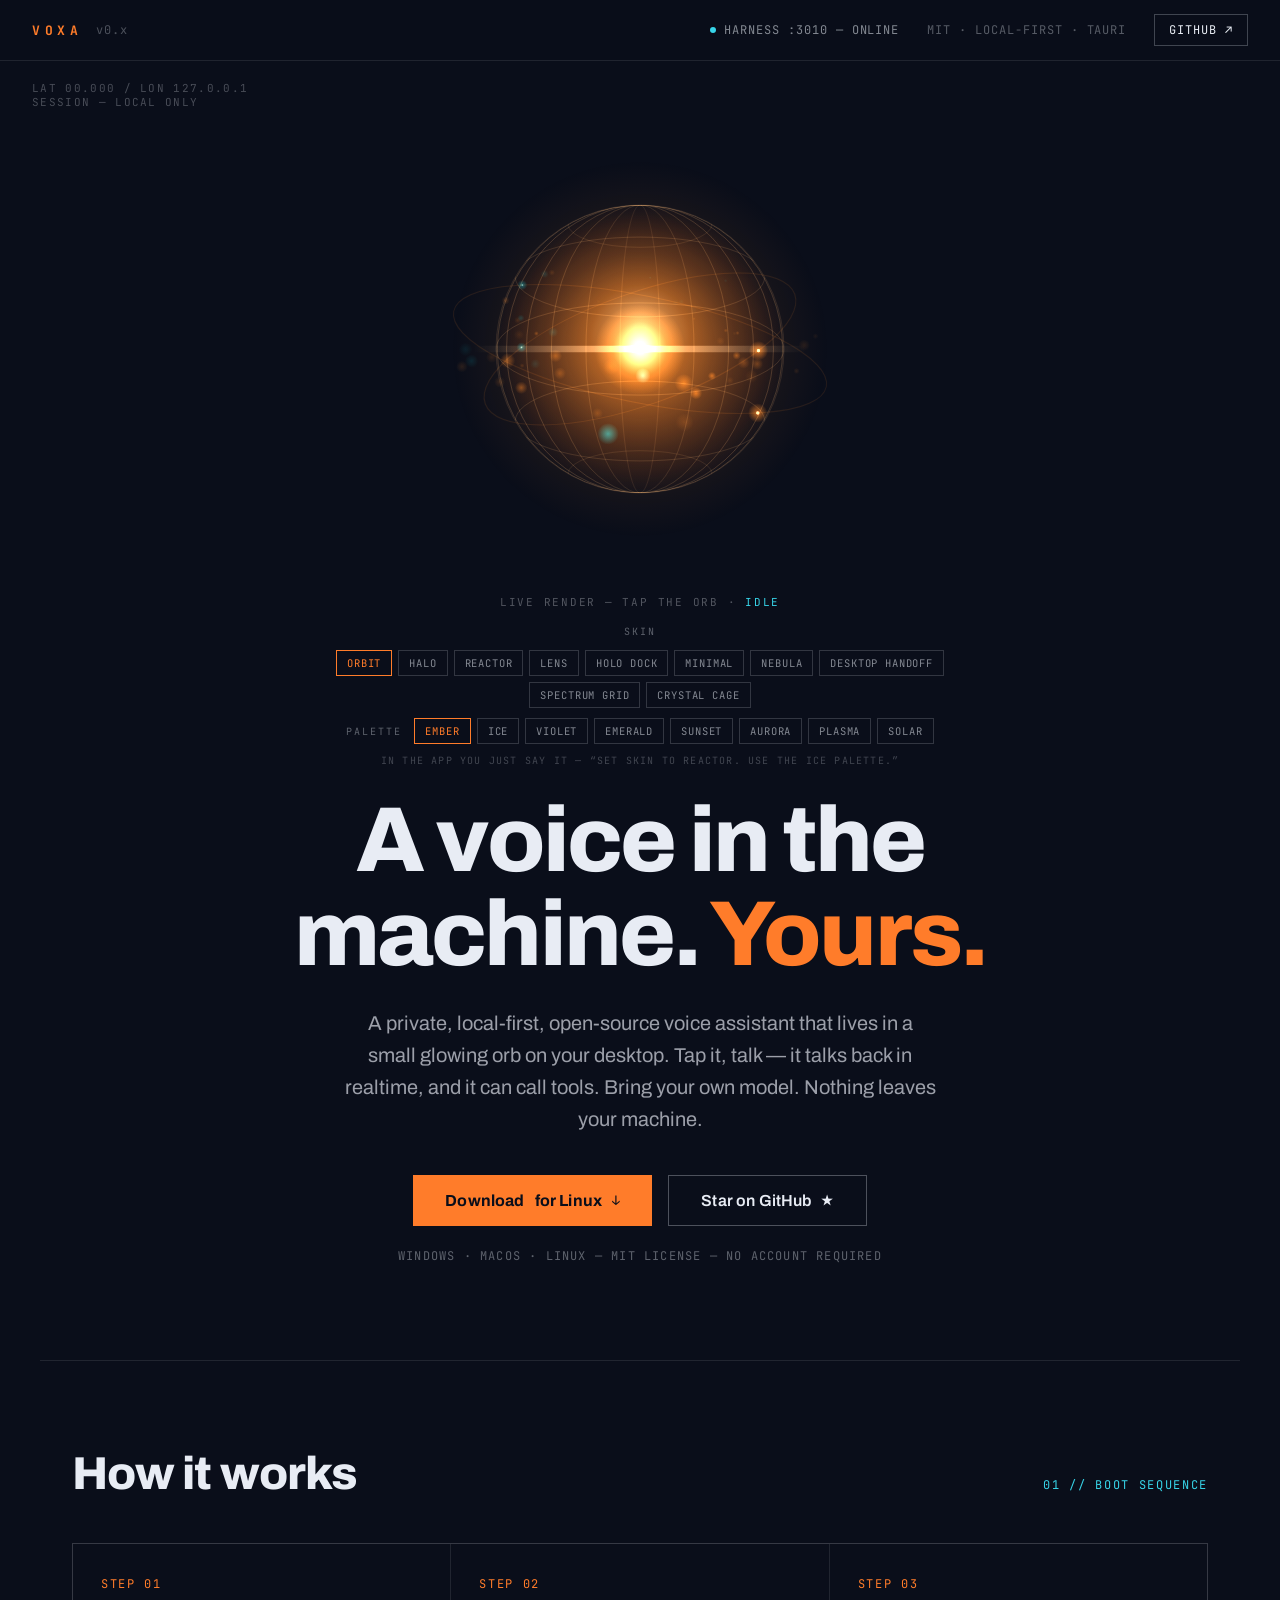
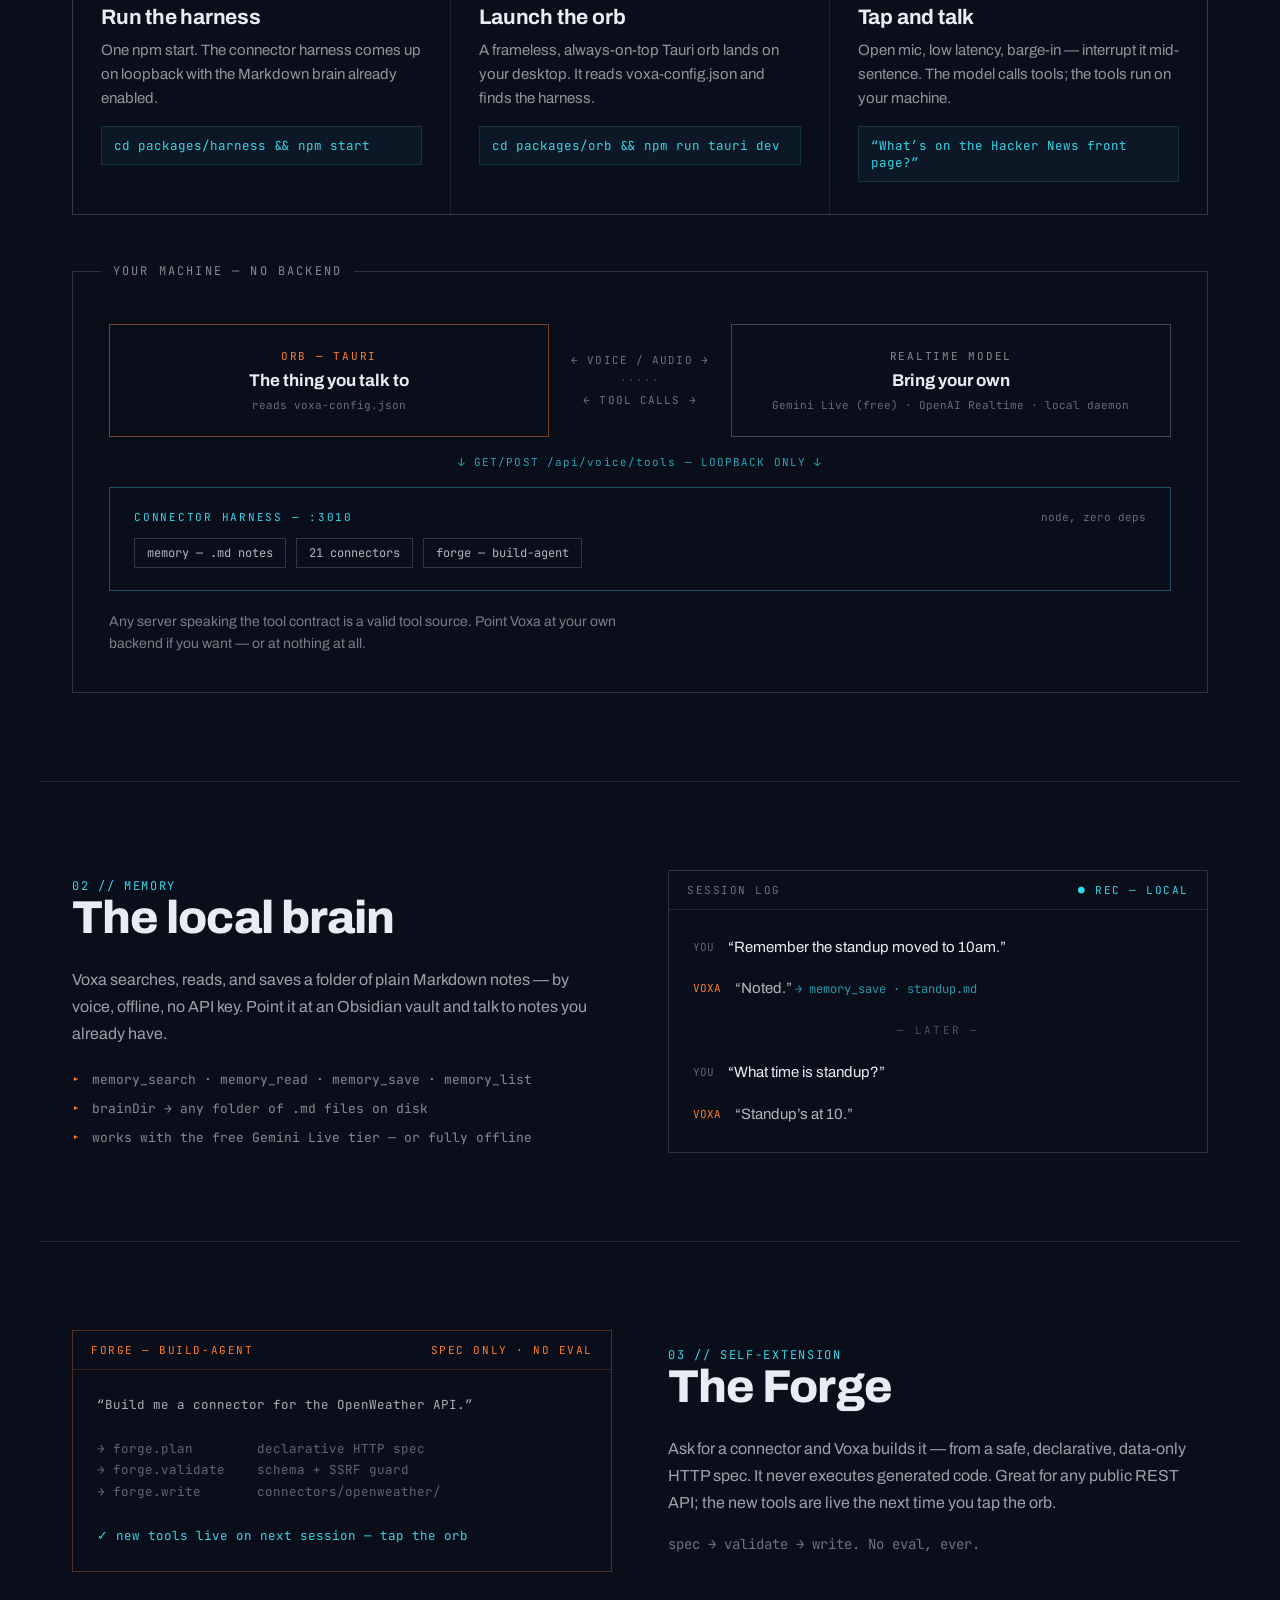
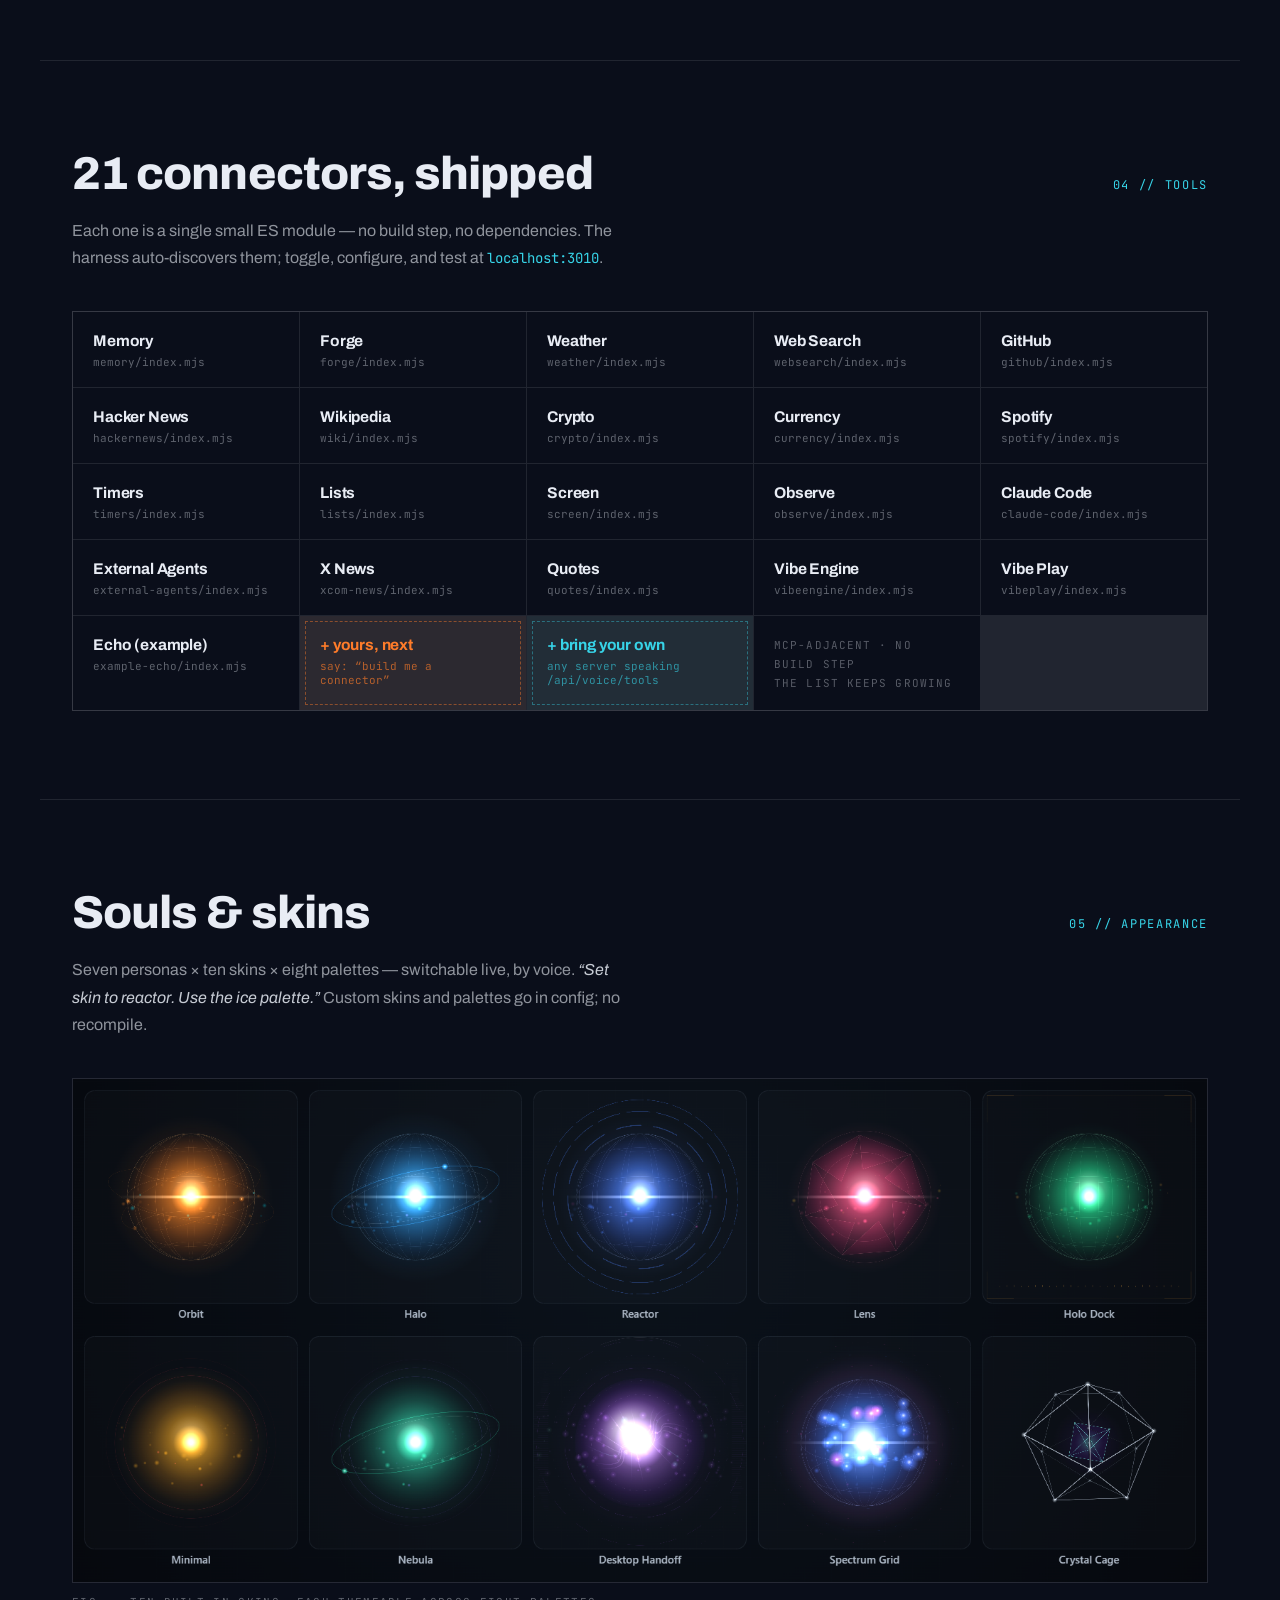
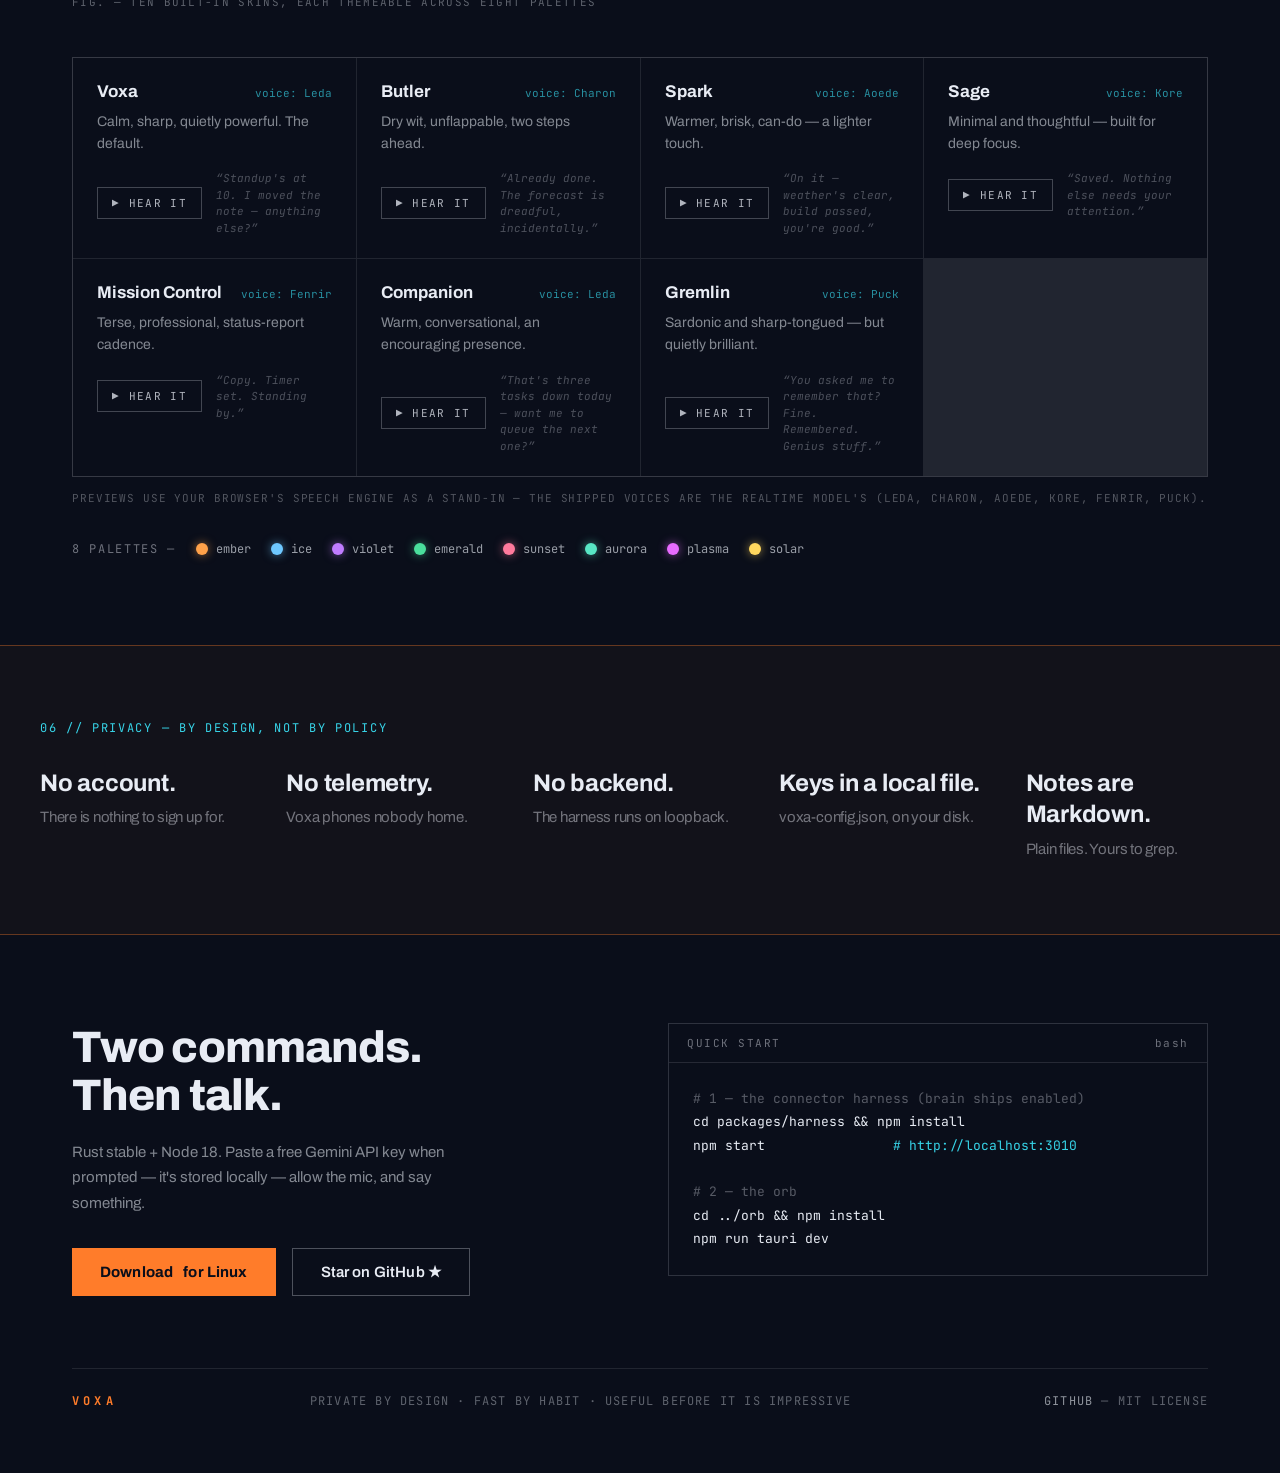
<file: index.html>
<!DOCTYPE html>
<html lang="en">
<head>
  <meta charset="utf-8">
  <meta name="viewport" content="width=device-width, initial-scale=1">
  <title>Voxa — A voice in the machine. Yours.</title>
  <meta name="description" content="Voxa is a private, local-first, open-source voice assistant that lives in a small glowing orb on your desktop. Tap it, talk — it talks back in realtime, and it can call tools. Bring your own model. Nothing leaves your machine.">
  <meta property="og:title" content="Voxa — A voice in the machine. Yours.">
  <meta property="og:description" content="A private, local-first, open-source voice assistant in a small glowing orb on your desktop. Realtime voice, tools, a Markdown brain — no account, no telemetry, no backend.">
  <meta property="og:type" content="website">
  <meta property="og:image" content="assets/hero.png">
  <meta name="theme-color" content="#0A0E1A">
  <link rel="icon" type="image/svg+xml" href="assets/favicon.svg">
  <link rel="icon" type="image/png" sizes="32x32" href="assets/favicon-32.png">
  <link rel="apple-touch-icon" href="assets/apple-touch-icon.png">
  <link rel="preconnect" href="https://fonts.googleapis.com">
  <link rel="preconnect" href="https://fonts.gstatic.com" crossorigin="anonymous">
  <link href="https://fonts.googleapis.com/css2?family=Archivo:wght@400;500;600;700;800&family=JetBrains+Mono:wght@400;500;700&display=swap" rel="stylesheet">
  <link rel="stylesheet" href="css/style.css">
  <script type="module" src="orb/voxa-orb-element.js"></script>
  <script type="module" src="js/main.js"></script>
</head>
<body>

<!-- ── TOP HUD BAR ─────────────────────────────── -->
<header class="hud">
  <div class="hud-left">
    <span class="hud-brand">VOXA</span>
    <span class="hud-ver">v0.x</span>
  </div>
  <div class="hud-right">
    <span class="hud-status"><span class="hud-dot"></span>HARNESS :3010 — ONLINE</span>
    <span class="hud-meta">MIT · LOCAL-FIRST · TAURI</span>
    <a class="hud-gh" href="https://github.com/przemekzur/voxa">GITHUB ↗</a>
  </div>
</header>

<main>

<!-- ── HERO ─────────────────────────────── -->
<section class="hero">
  <div class="hero-coords">LAT 00.000 / LON 127.0.0.1<br>SESSION — LOCAL ONLY</div>

  <div class="hero-orb-wrap">
    <div class="hero-orb-frame">
      <voxa-orb id="hero-orb" skin="orbit" palette="ember" role="button" tabindex="0"
                aria-label="Interactive Voxa orb demo — press Enter or tap to cycle idle, listening, and speaking states"></voxa-orb>
      <noscript><img class="hero-orb-fallback" src="assets/hero.png" alt="The Voxa orb, glowing on a dark desktop"></noscript>
    </div>
    <div class="hero-orb-caption">LIVE RENDER — TAP THE ORB · <span id="orb-state-label">IDLE</span></div>

    <!-- skin / palette switchers: the app does this by voice; here, by tap -->
    <div class="orb-controls" id="orb-controls" hidden>
      <div class="orb-control-row"><span class="orb-control-label">SKIN</span><div class="chip-row" id="skin-chips"></div></div>
      <div class="orb-control-row"><span class="orb-control-label">PALETTE</span><div class="chip-row" id="palette-chips"></div></div>
      <div class="orb-control-hint">IN THE APP YOU JUST SAY IT — “SET SKIN TO REACTOR. USE THE ICE PALETTE.”</div>
    </div>
  </div>

  <h1>A voice in the machine. <span class="accent">Yours.</span></h1>
  <p class="hero-sub">A private, local-first, open-source voice assistant that lives in a small glowing orb on your desktop. Tap it, talk — it talks back in realtime, and it can call tools. Bring your own model. Nothing leaves your machine.</p>

  <div class="cta-row">
    <a class="btn btn-primary" href="https://github.com/przemekzur/voxa/releases">Download<span data-platform-suffix></span> <span class="btn-glyph">↓</span></a>
    <a class="btn btn-ghost" href="https://github.com/przemekzur/voxa">Star on GitHub <span class="btn-glyph">★</span></a>
  </div>
  <div class="hero-fineprint">WINDOWS · MACOS · LINUX — MIT LICENSE — NO ACCOUNT REQUIRED</div>
</section>

<!-- ── HOW IT WORKS ─────────────────────────────── -->
<section class="band">
  <div class="band-head">
    <h2>How it works</h2>
    <span class="band-index">01 // BOOT SEQUENCE</span>
  </div>

  <div class="steps-grid">
    <div class="step">
      <div class="step-num">STEP 01</div>
      <h3>Run the harness</h3>
      <p>One npm start. The connector harness comes up on loopback with the Markdown brain already enabled.</p>
      <code>cd packages/harness &amp;&amp; npm start</code>
    </div>
    <div class="step">
      <div class="step-num">STEP 02</div>
      <h3>Launch the orb</h3>
      <p>A frameless, always-on-top Tauri orb lands on your desktop. It reads voxa-config.json and finds the harness.</p>
      <code>cd packages/orb &amp;&amp; npm run tauri dev</code>
    </div>
    <div class="step">
      <div class="step-num">STEP 03</div>
      <h3>Tap and talk</h3>
      <p>Open mic, low latency, barge-in — interrupt it mid-sentence. The model calls tools; the tools run on your machine.</p>
      <code>“What’s on the Hacker News front page?”</code>
    </div>
  </div>

  <!-- architecture -->
  <div class="arch">
    <span class="arch-label">YOUR MACHINE — NO BACKEND</span>
    <div class="arch-top">
      <div class="arch-box arch-box-orb">
        <div class="arch-box-tag arch-tag-orange">ORB — TAURI</div>
        <div class="arch-box-title">The thing you talk to</div>
        <div class="arch-box-note">reads voxa-config.json</div>
      </div>
      <div class="arch-link">
        <div>← VOICE / AUDIO →</div>
        <div class="arch-link-dots">·····</div>
        <div>← TOOL CALLS →</div>
      </div>
      <div class="arch-box">
        <div class="arch-box-tag">REALTIME MODEL</div>
        <div class="arch-box-title">Bring your own</div>
        <div class="arch-box-note">Gemini Live (free) · OpenAI Realtime · local daemon</div>
      </div>
    </div>
    <div class="arch-pipe">↓ GET/POST /api/voice/tools — LOOPBACK ONLY ↓</div>
    <div class="arch-harness">
      <div class="arch-harness-head">
        <div class="arch-box-tag arch-tag-cyan">CONNECTOR HARNESS — :3010</div>
        <div class="arch-box-note">node, zero deps</div>
      </div>
      <div class="arch-pills">
        <span>memory — .md notes</span>
        <span>21 connectors</span>
        <span>forge — build-agent</span>
      </div>
    </div>
    <p class="arch-foot">Any server speaking the tool contract is a valid tool source. Point Voxa at your own backend if you want — or at nothing at all.</p>
  </div>
</section>

<!-- ── THE LOCAL BRAIN ─────────────────────────────── -->
<section class="band">
  <div class="split">
    <div>
      <span class="band-index">02 // MEMORY</span>
      <h2 class="split-title">The local brain</h2>
      <p class="split-body">Voxa searches, reads, and saves a folder of plain Markdown notes — by voice, offline, no API key. Point it at an Obsidian vault and talk to notes you already have.</p>
      <ul class="mono-list">
        <li><span class="accent">▸</span>memory_search · memory_read · memory_save · memory_list</li>
        <li><span class="accent">▸</span>brainDir → any folder of .md files on disk</li>
        <li><span class="accent">▸</span>works with the free Gemini Live tier — or fully offline</li>
      </ul>
    </div>
    <div class="panel">
      <div class="panel-head"><span>SESSION LOG</span><span class="cyan">● REC — LOCAL</span></div>
      <div class="session-log">
        <div class="log-line"><span class="log-who">YOU</span><span>“Remember the standup moved to 10am.”</span></div>
        <div class="log-line"><span class="log-who log-voxa">VOXA</span><span class="log-reply">“Noted.” <span class="log-tool">→ memory_save · standup.md</span></span></div>
        <div class="log-later">— LATER —</div>
        <div class="log-line"><span class="log-who">YOU</span><span>“What time is standup?”</span></div>
        <div class="log-line"><span class="log-who log-voxa">VOXA</span><span class="log-reply">“Standup’s at 10.”</span></div>
      </div>
    </div>
  </div>
</section>

<!-- ── THE FORGE ─────────────────────────────── -->
<section class="band">
  <div class="split">
    <div class="panel panel-orange">
      <div class="panel-head panel-head-orange"><span>FORGE — BUILD-AGENT</span><span>SPEC ONLY · NO EVAL</span></div>
      <div class="forge-run">“Build me a connector for the OpenWeather API.”

<span class="forge-dim">→ forge.plan        declarative HTTP spec</span>
<span class="forge-dim">→ forge.validate    schema + SSRF guard</span>
<span class="forge-dim">→ forge.write       connectors/openweather/</span>

<span class="cyan">✓ new tools live on next session — tap the orb</span></div>
    </div>
    <div>
      <span class="band-index">03 // SELF-EXTENSION</span>
      <h2 class="split-title">The Forge</h2>
      <p class="split-body">Ask for a connector and Voxa builds it — from a safe, declarative, data-only HTTP spec. It never executes generated code. Great for any public REST API; the new tools are live the next time you tap the orb.</p>
      <p class="forge-motto">spec → validate → write. No eval, ever.</p>
    </div>
  </div>
</section>

<!-- ── CONNECTOR GRID ─────────────────────────────── -->
<section class="band">
  <div class="band-head">
    <h2>21 connectors, shipped</h2>
    <span class="band-index">04 // TOOLS</span>
  </div>
  <p class="band-sub">Each one is a single small ES module — no build step, no dependencies. The harness auto-discovers them; toggle, configure, and test at <span class="mono cyan">localhost:3010</span>.</p>

  <div class="connector-grid">
    <div class="conn"><div class="conn-name">Memory</div><div class="conn-id">memory/index.mjs</div></div>
    <div class="conn"><div class="conn-name">Forge</div><div class="conn-id">forge/index.mjs</div></div>
    <div class="conn"><div class="conn-name">Weather</div><div class="conn-id">weather/index.mjs</div></div>
    <div class="conn"><div class="conn-name">Web Search</div><div class="conn-id">websearch/index.mjs</div></div>
    <div class="conn"><div class="conn-name">GitHub</div><div class="conn-id">github/index.mjs</div></div>
    <div class="conn"><div class="conn-name">Hacker News</div><div class="conn-id">hackernews/index.mjs</div></div>
    <div class="conn"><div class="conn-name">Wikipedia</div><div class="conn-id">wiki/index.mjs</div></div>
    <div class="conn"><div class="conn-name">Crypto</div><div class="conn-id">crypto/index.mjs</div></div>
    <div class="conn"><div class="conn-name">Currency</div><div class="conn-id">currency/index.mjs</div></div>
    <div class="conn"><div class="conn-name">Spotify</div><div class="conn-id">spotify/index.mjs</div></div>
    <div class="conn"><div class="conn-name">Timers</div><div class="conn-id">timers/index.mjs</div></div>
    <div class="conn"><div class="conn-name">Lists</div><div class="conn-id">lists/index.mjs</div></div>
    <div class="conn"><div class="conn-name">Screen</div><div class="conn-id">screen/index.mjs</div></div>
    <div class="conn"><div class="conn-name">Observe</div><div class="conn-id">observe/index.mjs</div></div>
    <div class="conn"><div class="conn-name">Claude Code</div><div class="conn-id">claude-code/index.mjs</div></div>
    <div class="conn"><div class="conn-name">External Agents</div><div class="conn-id">external-agents/index.mjs</div></div>
    <div class="conn"><div class="conn-name">X News</div><div class="conn-id">xcom-news/index.mjs</div></div>
    <div class="conn"><div class="conn-name">Quotes</div><div class="conn-id">quotes/index.mjs</div></div>
    <div class="conn"><div class="conn-name">Vibe Engine</div><div class="conn-id">vibeengine/index.mjs</div></div>
    <div class="conn"><div class="conn-name">Vibe Play</div><div class="conn-id">vibeplay/index.mjs</div></div>
    <div class="conn"><div class="conn-name">Echo (example)</div><div class="conn-id">example-echo/index.mjs</div></div>
    <div class="conn conn-next"><div class="conn-name">+ yours, next</div><div class="conn-id">say: “build me a connector”</div></div>
    <div class="conn conn-byo"><div class="conn-name">+ bring your own</div><div class="conn-id">any server speaking /api/voice/tools</div></div>
    <div class="conn conn-note"><div>MCP-ADJACENT · NO BUILD STEP<br>THE LIST KEEPS GROWING</div></div>
  </div>
</section>

<!-- ── SOULS & SKINS ─────────────────────────────── -->
<section class="band" id="souls">
  <div class="band-head">
    <h2>Souls &amp; skins</h2>
    <span class="band-index">05 // APPEARANCE</span>
  </div>
  <p class="band-sub">Seven personas × ten skins × eight palettes — switchable live, by voice. <em class="quote">“Set skin to reactor. Use the ice palette.”</em> Custom skins and palettes go in config; no recompile.</p>

  <img class="skins-fig" src="assets/skins.png" alt="The ten built-in orb skins, each with its own palette">
  <div class="fig-caption">FIG. — TEN BUILT-IN SKINS, EACH THEMEABLE ACROSS EIGHT PALETTES</div>

  <div class="souls-grid" id="souls-grid">
    <div class="soul" data-soul="Voxa" data-line="Standup's at 10. I moved the note — anything else?" data-pitch="1.0" data-rate="1.0" data-hint="female">
      <div class="soul-head"><span class="soul-name">Voxa</span><span class="soul-voice">voice: Leda</span></div>
      <p class="soul-tag">Calm, sharp, quietly powerful. The default.</p>
      <div class="soul-play"><button type="button" class="play-btn">▶ HEAR IT</button><span class="soul-line">“Standup's at 10. I moved the note — anything else?”</span></div>
    </div>
    <div class="soul" data-soul="Butler" data-line="Already done. The forecast is dreadful, incidentally." data-pitch="0.8" data-rate="0.92" data-hint="male-uk">
      <div class="soul-head"><span class="soul-name">Butler</span><span class="soul-voice">voice: Charon</span></div>
      <p class="soul-tag">Dry wit, unflappable, two steps ahead.</p>
      <div class="soul-play"><button type="button" class="play-btn">▶ HEAR IT</button><span class="soul-line">“Already done. The forecast is dreadful, incidentally.”</span></div>
    </div>
    <div class="soul" data-soul="Spark" data-line="On it — weather's clear, build passed, you're good." data-pitch="1.15" data-rate="1.12" data-hint="female">
      <div class="soul-head"><span class="soul-name">Spark</span><span class="soul-voice">voice: Aoede</span></div>
      <p class="soul-tag">Warmer, brisk, can-do — a lighter touch.</p>
      <div class="soul-play"><button type="button" class="play-btn">▶ HEAR IT</button><span class="soul-line">“On it — weather's clear, build passed, you're good.”</span></div>
    </div>
    <div class="soul" data-soul="Sage" data-line="Saved. Nothing else needs your attention." data-pitch="0.95" data-rate="0.85" data-hint="female-low">
      <div class="soul-head"><span class="soul-name">Sage</span><span class="soul-voice">voice: Kore</span></div>
      <p class="soul-tag">Minimal and thoughtful — built for deep focus.</p>
      <div class="soul-play"><button type="button" class="play-btn">▶ HEAR IT</button><span class="soul-line">“Saved. Nothing else needs your attention.”</span></div>
    </div>
    <div class="soul" data-soul="Mission Control" data-line="Copy. Timer set. Standing by." data-pitch="0.85" data-rate="1.0" data-hint="male-us">
      <div class="soul-head"><span class="soul-name">Mission Control</span><span class="soul-voice">voice: Fenrir</span></div>
      <p class="soul-tag">Terse, professional, status-report cadence.</p>
      <div class="soul-play"><button type="button" class="play-btn">▶ HEAR IT</button><span class="soul-line">“Copy. Timer set. Standing by.”</span></div>
    </div>
    <div class="soul" data-soul="Companion" data-line="That's three tasks down today — want me to queue the next one?" data-pitch="1.1" data-rate="1.0" data-hint="female-warm">
      <div class="soul-head"><span class="soul-name">Companion</span><span class="soul-voice">voice: Leda</span></div>
      <p class="soul-tag">Warm, conversational, an encouraging presence.</p>
      <div class="soul-play"><button type="button" class="play-btn">▶ HEAR IT</button><span class="soul-line">“That's three tasks down today — want me to queue the next one?”</span></div>
    </div>
    <div class="soul" data-soul="Gremlin" data-line="You asked me to remember that? Fine. Remembered. Genius stuff." data-pitch="1.2" data-rate="1.15" data-hint="impish">
      <div class="soul-head"><span class="soul-name">Gremlin</span><span class="soul-voice">voice: Puck</span></div>
      <p class="soul-tag">Sardonic and sharp-tongued — but quietly brilliant.</p>
      <div class="soul-play"><button type="button" class="play-btn">▶ HEAR IT</button><span class="soul-line">“You asked me to remember that? Fine. Remembered. Genius stuff.”</span></div>
    </div>
  </div>
  <div class="souls-note" id="souls-note">PREVIEWS USE YOUR BROWSER'S SPEECH ENGINE AS A STAND-IN — THE SHIPPED VOICES ARE THE REALTIME MODEL'S (LEDA, CHARON, AOEDE, KORE, FENRIR, PUCK).</div>

  <div class="palette-row">
    <span class="palette-row-label">8 PALETTES —</span>
    <span class="palette-dot"><span class="dot" style="--c:#FFA149;--glow:rgba(255,161,73,0.6)"></span>ember</span>
    <span class="palette-dot"><span class="dot" style="--c:#6EC8FF;--glow:rgba(110,200,255,0.6)"></span>ice</span>
    <span class="palette-dot"><span class="dot" style="--c:#C07CFF;--glow:rgba(192,124,255,0.6)"></span>violet</span>
    <span class="palette-dot"><span class="dot" style="--c:#4ADE9C;--glow:rgba(74,222,156,0.6)"></span>emerald</span>
    <span class="palette-dot"><span class="dot" style="--c:#FF7A9C;--glow:rgba(255,122,156,0.6)"></span>sunset</span>
    <span class="palette-dot"><span class="dot" style="--c:#58E6C4;--glow:rgba(88,230,196,0.6)"></span>aurora</span>
    <span class="palette-dot"><span class="dot" style="--c:#E86BFF;--glow:rgba(232,107,255,0.6)"></span>plasma</span>
    <span class="palette-dot"><span class="dot" style="--c:#FFD75E;--glow:rgba(255,215,94,0.6)"></span>solar</span>
  </div>
</section>

<!-- ── PRIVACY STRIP ─────────────────────────────── -->
<section class="privacy">
  <div class="privacy-inner">
    <span class="band-index accent">06 // PRIVACY — BY DESIGN, NOT BY POLICY</span>
    <div class="privacy-grid">
      <div class="privacy-item">No account.<br><span>There is nothing to sign up for.</span></div>
      <div class="privacy-item">No telemetry.<br><span>Voxa phones nobody home.</span></div>
      <div class="privacy-item">No backend.<br><span>The harness runs on loopback.</span></div>
      <div class="privacy-item">Keys in a local file.<br><span>voxa-config.json, on your disk.</span></div>
      <div class="privacy-item">Notes are Markdown.<br><span>Plain files. Yours to grep.</span></div>
    </div>
  </div>
</section>

<!-- ── FOOTER CTA ─────────────────────────────── -->
<footer class="footer">
  <div class="split split-top">
    <div>
      <h2 class="footer-title">Two commands.<br>Then talk.</h2>
      <p class="footer-body">Rust stable + Node 18. Paste a free Gemini API key when prompted — it's stored locally — allow the mic, and say something.</p>
      <div class="cta-row cta-row-left">
        <a class="btn btn-primary btn-sm" href="https://github.com/przemekzur/voxa/releases">Download<span data-platform-suffix></span></a>
        <a class="btn btn-ghost btn-sm" href="https://github.com/przemekzur/voxa">Star on GitHub ★</a>
      </div>
    </div>
    <div class="panel">
      <div class="panel-head"><span>QUICK START</span><span>bash</span></div>
      <pre class="quickstart"><span class="dim"># 1 — the connector harness (brain ships enabled)</span>
cd packages/harness &amp;&amp; npm install
npm start                <span class="cyan"># http://localhost:3010</span>

<span class="dim"># 2 — the orb</span>
cd ../orb &amp;&amp; npm install
npm run tauri dev</pre>
    </div>
  </div>
  <div class="footer-bar">
    <span class="footer-brand">VOXA</span>
    <span>PRIVATE BY DESIGN · FAST BY HABIT · USEFUL BEFORE IT IS IMPRESSIVE</span>
    <span><a href="https://github.com/przemekzur/voxa">GITHUB</a> — MIT LICENSE</span>
  </div>
</footer>

</main>
</body>
</html>
</file>
<file: css/style.css>
/* Voxa landing page — "Deep Space Terminal"
   Production build of designs/Voxa - 1 Deep Space Terminal.dc.html */

:root {
  --bg: #0A0E1A;
  --bg-raise: #0D1322;
  --ink: #E8ECF4;
  --orange: #FF7C2A;
  --orange-hi: #FF9550;
  --cyan: #37D4E8;
  --line: rgba(232, 236, 244, 0.10);
  --line-mid: rgba(232, 236, 244, 0.16);
  --line-hard: rgba(232, 236, 244, 0.25);
  --ink-66: rgba(232, 236, 244, 0.66);
  --ink-60: rgba(232, 236, 244, 0.60);
  --ink-55: rgba(232, 236, 244, 0.55);
  --ink-45: rgba(232, 236, 244, 0.45);
  --ink-38: rgba(232, 236, 244, 0.38);
  --ink-32: rgba(232, 236, 244, 0.32);
  --sans: 'Archivo', sans-serif;
  --mono: 'JetBrains Mono', monospace;
}

* { box-sizing: border-box; }

html, body { margin: 0; padding: 0; background: var(--bg); }
body {
  min-height: 100vh;
  color: var(--ink);
  font-family: var(--sans);
  overflow-x: hidden;
  -webkit-font-smoothing: antialiased;
}
::selection { background: rgba(255, 124, 42, 0.35); color: #fff; }

a { color: inherit; }
:focus-visible { outline: 2px solid var(--cyan); outline-offset: 3px; }

.accent { color: var(--orange); }
.cyan { color: var(--cyan); }
.mono { font-family: var(--mono); font-size: 14px; }
.dim { color: rgba(232, 236, 244, 0.35); }

@keyframes voxaBlink { 0%, 100% { opacity: 1; } 50% { opacity: 0.25; } }

/* ── HUD bar ─────────────────────────────── */
.hud {
  position: sticky; top: 0; z-index: 40;
  display: flex; align-items: center; justify-content: space-between; gap: 24px;
  padding: 14px 32px;
  border-bottom: 1px solid var(--line);
  background: rgba(10, 14, 26, 0.88);
  backdrop-filter: blur(8px);
  font-family: var(--mono); font-size: 12px; letter-spacing: 0.08em;
}
.hud-left { display: flex; align-items: center; gap: 14px; }
.hud-brand { color: var(--orange); font-weight: 700; letter-spacing: 0.35em; font-size: 13px; }
.hud-ver { color: rgba(232, 236, 244, 0.30); }
.hud-right { display: flex; align-items: center; gap: 28px; color: var(--ink-55); }
.hud-status { display: flex; align-items: center; gap: 8px; }
.hud-dot { width: 6px; height: 6px; border-radius: 50%; background: var(--cyan); animation: voxaBlink 2.4s ease-in-out infinite; }
.hud-meta { color: rgba(232, 236, 244, 0.35); }
.hud-gh { color: var(--ink); text-decoration: none; border: 1px solid var(--line-hard); padding: 7px 14px; }
.hud-gh:hover { border-color: var(--cyan); color: var(--cyan); }
@media (max-width: 720px) { .hud-status, .hud-meta { display: none; } }

/* ── Hero ─────────────────────────────── */
.hero {
  position: relative;
  display: flex; flex-direction: column; align-items: center; text-align: center;
  padding: 48px 24px 96px;
}
.hero-coords {
  position: absolute; top: 20px; left: 32px;
  font-family: var(--mono); font-size: 11px; color: rgba(232, 236, 244, 0.28);
  letter-spacing: 0.12em; text-align: left;
}
.hero-orb-wrap { width: min(680px, 92vw); margin: 0 auto; display: flex; flex-direction: column; align-items: center; gap: 6px; }
.hero-orb-frame { position: relative; width: 100%; height: clamp(320px, 44vw, 480px); }
.hero-orb-fallback { width: 100%; height: 100%; object-fit: contain; display: block; }
.hero-orb-caption {
  font-family: var(--mono); font-size: 11px; letter-spacing: 0.16em;
  color: var(--ink-32); margin-bottom: 10px;
}
#orb-state-label { color: var(--cyan); }

.orb-controls { display: flex; flex-direction: column; gap: 10px; margin-bottom: 26px; align-items: center; }
.orb-control-row { display: flex; align-items: baseline; gap: 12px; flex-wrap: wrap; justify-content: center; }
.orb-control-label { font-family: var(--mono); font-size: 10px; letter-spacing: 0.2em; color: var(--ink-38); flex-shrink: 0; }
.chip-row { display: flex; gap: 6px; flex-wrap: wrap; justify-content: center; }
.chip {
  font-family: var(--mono); font-size: 10.5px; letter-spacing: 0.08em;
  background: none; border: 1px solid rgba(232, 236, 244, 0.18); color: var(--ink-55);
  padding: 5px 10px; cursor: pointer;
}
.chip:hover { border-color: var(--cyan); color: var(--cyan); }
.chip[aria-pressed="true"] { border-color: var(--orange); color: var(--orange); }
.orb-control-hint { font-family: var(--mono); font-size: 10px; letter-spacing: 0.12em; color: rgba(232, 236, 244, 0.25); }

.hero h1 {
  margin: 0;
  font-size: clamp(44px, 7.2vw, 96px); font-weight: 800;
  letter-spacing: -0.03em; line-height: 1.02; max-width: 14ch;
}
.hero-sub {
  margin: 26px 0 0;
  font-size: clamp(16px, 1.6vw, 20px); line-height: 1.6;
  color: var(--ink-66); max-width: 54ch; font-weight: 400;
}
.hero-fineprint { margin-top: 22px; font-family: var(--mono); font-size: 12px; letter-spacing: 0.1em; color: var(--ink-38); }

.cta-row { display: flex; gap: 16px; margin-top: 40px; flex-wrap: wrap; justify-content: center; }
.cta-row-left { justify-content: flex-start; margin-top: 32px; }
.btn {
  display: inline-flex; align-items: center; gap: 10px;
  text-decoration: none; font-weight: 700; font-size: 16px; padding: 16px 32px; letter-spacing: 0.01em;
}
.btn-primary { background: var(--orange); color: var(--bg); }
.btn-primary:hover { background: var(--orange-hi); }
.btn-ghost { border: 1px solid rgba(232, 236, 244, 0.30); color: var(--ink); font-weight: 600; }
.btn-ghost:hover { border-color: var(--cyan); color: var(--cyan); }
.btn-sm { font-size: 15px; padding: 14px 28px; }
.btn-glyph { font-family: var(--mono); font-size: 13px; }

/* ── Section bands ─────────────────────────────── */
.band { max-width: 1200px; margin: 0 auto; padding: 88px 32px; border-top: 1px solid var(--line); }
.band-head { display: flex; align-items: baseline; justify-content: space-between; gap: 24px; flex-wrap: wrap; }
.band h2 { margin: 0; font-size: clamp(30px, 3.6vw, 48px); font-weight: 800; letter-spacing: -0.02em; }
.band-index { font-family: var(--mono); font-size: 12px; letter-spacing: 0.14em; color: var(--cyan); }
.band-sub { margin: 18px 0 0; font-size: 16px; line-height: 1.7; color: var(--ink-60); max-width: 62ch; }
.quote { color: rgba(232, 236, 244, 0.85); }

/* ── How it works ─────────────────────────────── */
.steps-grid {
  display: grid; grid-template-columns: repeat(auto-fit, minmax(260px, 1fr));
  gap: 1px; background: var(--line); border: 1px solid var(--line); margin-top: 44px;
}
.step { background: var(--bg); padding: 32px 28px; }
.step-num { font-family: var(--mono); font-size: 12px; color: var(--orange); letter-spacing: 0.14em; }
.step h3 { margin: 14px 0 10px; font-size: 21px; font-weight: 700; letter-spacing: -0.01em; }
.step p { margin: 0 0 16px; font-size: 15px; line-height: 1.6; color: var(--ink-60); }
.step code {
  display: block; font-family: var(--mono); font-size: 12.5px; color: var(--cyan);
  background: rgba(55, 212, 232, 0.05); border: 1px solid rgba(55, 212, 232, 0.15);
  padding: 10px 12px; white-space: pre-wrap;
}

/* architecture diagram */
.arch { margin-top: 56px; border: 1px solid var(--line-mid); position: relative; padding: 52px 36px 36px; }
.arch-label {
  position: absolute; top: -9px; left: 28px; background: var(--bg); padding: 0 12px;
  font-family: var(--mono); font-size: 12px; letter-spacing: 0.18em; color: var(--ink-55);
}
.arch-top { display: grid; grid-template-columns: 1fr auto 1fr; gap: 0; align-items: center; }
@media (max-width: 760px) { .arch-top { grid-template-columns: 1fr; gap: 14px; } .arch { padding: 44px 20px 28px; } }
.arch-box { border: 1px solid var(--line-hard); padding: 24px; text-align: center; }
.arch-box-orb { border-color: rgba(255, 124, 42, 0.45); }
.arch-box-tag { font-family: var(--mono); font-size: 11px; letter-spacing: 0.16em; color: var(--ink-55); }
.arch-tag-orange { color: var(--orange); }
.arch-tag-cyan { color: var(--cyan); }
.arch-box-title { font-size: 17px; font-weight: 700; margin-top: 8px; }
.arch-box-note { font-family: var(--mono); font-size: 11px; color: rgba(232, 236, 244, 0.42); margin-top: 8px; }
.arch-link { padding: 0 22px; text-align: center; font-family: var(--mono); font-size: 11px; color: var(--ink-45); letter-spacing: 0.1em; }
.arch-link-dots { margin: 6px 0; color: rgba(232, 236, 244, 0.25); }
.arch-pipe { text-align: center; font-family: var(--mono); font-size: 11px; color: rgba(55, 212, 232, 0.75); letter-spacing: 0.1em; padding: 18px 0; }
.arch-harness { border: 1px solid rgba(55, 212, 232, 0.35); padding: 22px 24px; }
.arch-harness-head { display: flex; justify-content: space-between; align-items: baseline; gap: 16px; flex-wrap: wrap; }
.arch-harness-head .arch-box-note { margin-top: 0; }
.arch-pills { display: flex; gap: 10px; margin-top: 14px; flex-wrap: wrap; font-family: var(--mono); font-size: 12px; }
.arch-pills span { border: 1px solid rgba(232, 236, 244, 0.18); padding: 6px 12px; color: rgba(232, 236, 244, 0.75); }
.arch-foot { margin: 20px 0 0; font-size: 14px; line-height: 1.6; color: rgba(232, 236, 244, 0.50); max-width: 70ch; }

/* ── Split sections (brain / forge / footer) ─────────────────────────────── */
.split { display: grid; grid-template-columns: repeat(auto-fit, minmax(320px, 1fr)); gap: 56px; align-items: center; }
.split-top { align-items: start; }
.split-title { margin: 16px 0 0; font-size: clamp(30px, 3.6vw, 48px); font-weight: 800; letter-spacing: -0.02em; line-height: 1.08; }
.split-body { margin: 22px 0 0; font-size: 16px; line-height: 1.7; color: var(--ink-66); }
.mono-list {
  margin: 24px 0 0; padding: 0; list-style: none;
  display: flex; flex-direction: column; gap: 12px;
  font-family: var(--mono); font-size: 13px; color: var(--ink-55);
}
.mono-list li { display: flex; gap: 12px; }

.panel { border: 1px solid var(--line-mid); }
.panel-head {
  display: flex; align-items: center; justify-content: space-between;
  padding: 12px 18px; border-bottom: 1px solid rgba(232, 236, 244, 0.12);
  font-family: var(--mono); font-size: 11px; letter-spacing: 0.14em; color: var(--ink-45);
}
.panel-orange { border-color: rgba(255, 124, 42, 0.30); }
.panel-head-orange { border-bottom-color: rgba(255, 124, 42, 0.20); color: var(--orange); }

.session-log { padding: 26px 24px; display: flex; flex-direction: column; gap: 18px; font-size: 15px; line-height: 1.55; }
.log-line { display: flex; gap: 14px; }
.log-who { font-family: var(--mono); font-size: 11px; color: rgba(232, 236, 244, 0.40); padding-top: 3px; flex-shrink: 0; }
.log-voxa { color: var(--orange); }
.log-reply { color: rgba(232, 236, 244, 0.75); }
.log-tool { font-family: var(--mono); font-size: 12px; color: rgba(55, 212, 232, 0.7); }
.log-later { font-family: var(--mono); font-size: 11px; letter-spacing: 0.2em; color: rgba(232, 236, 244, 0.30); text-align: center; padding: 4px 0; }

.forge-run { padding: 24px; font-family: var(--mono); font-size: 12.5px; line-height: 1.75; color: rgba(232, 236, 244, 0.72); white-space: pre-wrap; }
.forge-dim { color: rgba(232, 236, 244, 0.40); }
.forge-motto { margin: 16px 0 0; font-size: 14px; line-height: 1.7; color: var(--ink-45); font-family: var(--mono); }

/* ── Connector grid ─────────────────────────────── */
.connector-grid {
  display: grid; grid-template-columns: repeat(auto-fill, minmax(210px, 1fr));
  gap: 1px; background: var(--line); border: 1px solid var(--line); margin-top: 40px;
}
.conn { background: var(--bg); padding: 20px 20px 18px; }
.conn:hover { background: var(--bg-raise); }
.conn-name { font-size: 15.5px; font-weight: 700; letter-spacing: -0.01em; }
.conn-id { font-family: var(--mono); font-size: 11px; color: var(--ink-38); margin-top: 6px; }
.conn-next { background: rgba(255, 124, 42, 0.05); outline: 1px dashed rgba(255, 124, 42, 0.45); outline-offset: -6px; }
.conn-next:hover { background: rgba(255, 124, 42, 0.05); }
.conn-next .conn-name { color: var(--orange); }
.conn-next .conn-id { color: rgba(255, 124, 42, 0.65); }
.conn-byo { background: rgba(55, 212, 232, 0.04); outline: 1px dashed rgba(55, 212, 232, 0.40); outline-offset: -6px; }
.conn-byo:hover { background: rgba(55, 212, 232, 0.04); }
.conn-byo .conn-name { color: var(--cyan); }
.conn-byo .conn-id { color: rgba(55, 212, 232, 0.60); }
.conn-note { display: flex; align-items: center; font-family: var(--mono); font-size: 11px; letter-spacing: 0.1em; color: rgba(232, 236, 244, 0.35); line-height: 1.7; }

/* ── Souls & skins ─────────────────────────────── */
.skins-fig { width: 100%; display: block; margin-top: 40px; border: 1px solid rgba(232, 236, 244, 0.12); }
.fig-caption { font-family: var(--mono); font-size: 11px; letter-spacing: 0.12em; color: var(--ink-38); margin-top: 12px; }

.souls-grid {
  display: grid; grid-template-columns: repeat(auto-fit, minmax(280px, 1fr));
  gap: 1px; background: var(--line); border: 1px solid var(--line); margin-top: 48px;
}
.soul { background: var(--bg); padding: 24px 24px 22px; }
.soul-head { display: flex; align-items: baseline; justify-content: space-between; gap: 12px; }
.soul-name { font-size: 17px; font-weight: 700; }
.soul-voice { font-family: var(--mono); font-size: 11px; color: rgba(55, 212, 232, 0.65); }
.soul-tag { margin: 10px 0 0; font-size: 14px; line-height: 1.55; color: var(--ink-55); }
.soul-play { display: flex; align-items: center; gap: 14px; margin-top: 16px; }
.play-btn {
  display: inline-flex; align-items: center; gap: 8px;
  background: none; border: 1px solid var(--line-hard); color: rgba(232, 236, 244, 0.75);
  font-family: var(--mono); font-size: 11px; letter-spacing: 0.12em;
  padding: 8px 14px; cursor: pointer; white-space: nowrap; flex-shrink: 0;
}
.play-btn:hover:not(:disabled) { border-color: var(--orange); color: var(--orange); }
.play-btn.playing { border-color: var(--orange); color: var(--orange); }
.play-btn:disabled { opacity: 0.35; cursor: not-allowed; }
.soul-line { font-family: var(--mono); font-size: 11px; color: rgba(232, 236, 244, 0.30); font-style: italic; line-height: 1.5; }
.souls-note { font-family: var(--mono); font-size: 11px; letter-spacing: 0.08em; color: var(--ink-32); margin-top: 14px; }

.palette-row { display: flex; align-items: center; gap: 20px; margin-top: 36px; flex-wrap: wrap; }
.palette-row-label { font-family: var(--mono); font-size: 12px; letter-spacing: 0.14em; color: var(--ink-45); }
.palette-dot { display: inline-flex; align-items: center; gap: 8px; font-family: var(--mono); font-size: 12px; color: rgba(232, 236, 244, 0.65); }
.palette-dot .dot { width: 12px; height: 12px; border-radius: 50%; background: var(--c); box-shadow: 0 0 10px var(--glow); }

/* ── Privacy strip ─────────────────────────────── */
.privacy {
  border-top: 1px solid rgba(255, 124, 42, 0.35);
  border-bottom: 1px solid rgba(255, 124, 42, 0.35);
  background: rgba(255, 124, 42, 0.03);
  padding: 72px 32px;
}
.privacy-inner { max-width: 1200px; margin: 0 auto; }
.privacy-grid { display: grid; grid-template-columns: repeat(auto-fit, minmax(200px, 1fr)); gap: 32px; margin-top: 32px; }
.privacy-item { font-size: clamp(19px, 2vw, 24px); font-weight: 700; letter-spacing: -0.01em; line-height: 1.3; }
.privacy-item span { color: var(--ink-45); font-weight: 400; font-size: 15px; line-height: 1.55; }

/* ── Footer ─────────────────────────────── */
.footer { max-width: 1200px; margin: 0 auto; padding: 88px 32px 64px; }
.footer-title { margin: 0; font-size: clamp(30px, 3.6vw, 44px); font-weight: 800; letter-spacing: -0.02em; line-height: 1.1; }
.footer-body { margin: 20px 0 0; font-size: 15px; line-height: 1.7; color: var(--ink-55); max-width: 44ch; }
.quickstart { margin: 0; padding: 24px; font-family: var(--mono); font-size: 13px; line-height: 1.8; color: var(--ink); overflow-x: auto; }
.footer-bar {
  display: flex; align-items: center; justify-content: space-between; gap: 20px; flex-wrap: wrap;
  margin-top: 72px; padding-top: 24px; border-top: 1px solid var(--line);
  font-family: var(--mono); font-size: 12px; letter-spacing: 0.1em; color: var(--ink-38);
}
.footer-brand { color: var(--orange); letter-spacing: 0.35em; font-weight: 700; }
.footer-bar a { color: rgba(232, 236, 244, 0.60); text-decoration: none; }
.footer-bar a:hover { color: var(--cyan); }

@media (prefers-reduced-motion: reduce) {
  .hud-dot { animation: none; }
}
</file>
